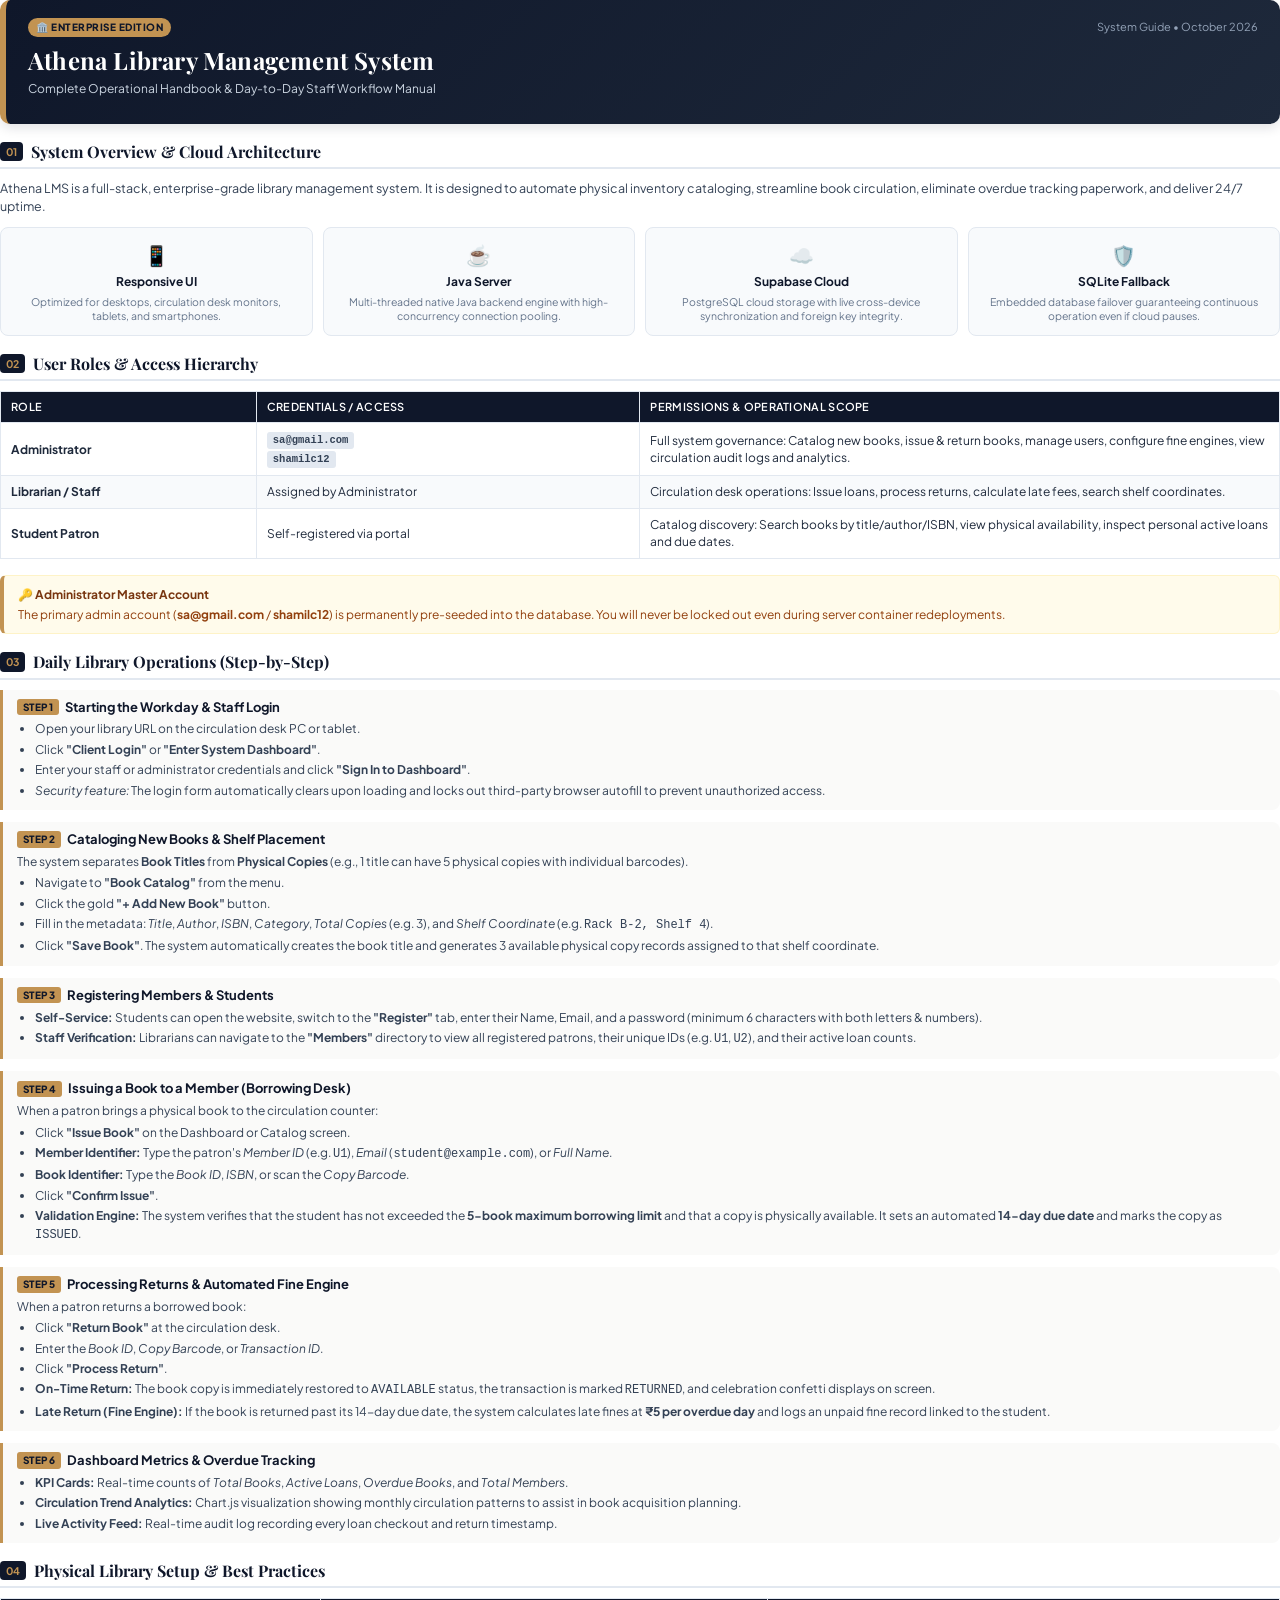
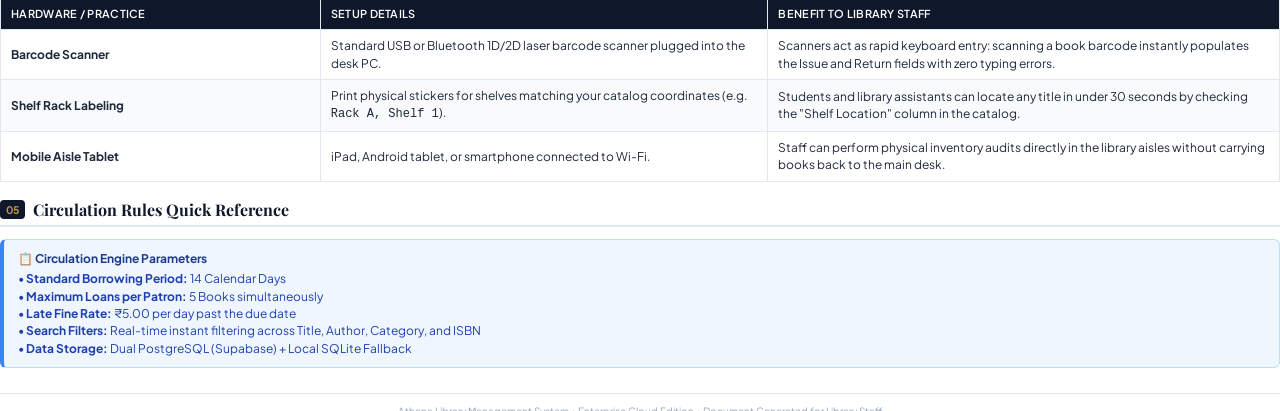
<file: Athena_LMS_Library_Guide.html>
<!DOCTYPE html>
<html lang="en">
<head>
    <meta charset="UTF-8">
    <title>Athena LMS - Official Library Operations Manual</title>
    <link href="https://fonts.googleapis.com/css2?family=Plus+Jakarta+Sans:wght@400;500;600;700;800&family=Playfair+Display:wght@700&display=swap" rel="stylesheet">
    <style>
        @page {
            size: A4;
            margin: 10mm 14mm 10mm 14mm;
        }
        * {
            box-sizing: border-box;
            margin: 0;
            padding: 0;
        }
        body {
            font-family: 'Plus Jakarta Sans', -apple-system, BlinkMacSystemFont, "Segoe UI", Roboto, sans-serif;
            color: #1e293b;
            background-color: #ffffff;
            line-height: 1.45;
            font-size: 12.5px;
        }
        
        .header {
            background: linear-gradient(135deg, #0f172a 0%, #1e293b 100%);
            color: white;
            padding: 18px 22px;
            border-radius: 10px;
            margin-bottom: 16px;
            border-left: 6px solid #c29352;
            box-shadow: 0 4px 12px rgba(15, 23, 42, 0.12);
        }
        .header-top {
            display: flex;
            justify-content: space-between;
            align-items: center;
            margin-bottom: 6px;
        }
        .badge {
            display: inline-block;
            background: #c29352;
            color: #0f172a;
            font-size: 10px;
            font-weight: 800;
            text-transform: uppercase;
            padding: 2px 8px;
            border-radius: 20px;
            letter-spacing: 0.5px;
        }
        .version {
            font-size: 11px;
            color: #94a3b8;
        }
        .header h1 {
            font-family: 'Playfair Display', serif;
            font-size: 24px;
            color: #ffffff;
            margin-bottom: 3px;
            letter-spacing: 0.2px;
        }
        .header p {
            color: #cbd5e1;
            font-size: 12px;
            font-weight: 400;
        }

        h2 {
            font-family: 'Playfair Display', serif;
            font-size: 16px;
            color: #0f172a;
            border-bottom: 2px solid #e2e8f0;
            padding-bottom: 4px;
            margin-top: 16px;
            margin-bottom: 10px;
            display: flex;
            align-items: center;
            gap: 8px;
        }
        h2 .section-num {
            background: #0f172a;
            color: #c29352;
            font-family: 'Plus Jakarta Sans', sans-serif;
            font-size: 10.5px;
            font-weight: 700;
            padding: 2px 6px;
            border-radius: 4px;
        }

        h3 {
            font-size: 13.5px;
            color: #0f172a;
            margin-top: 10px;
            margin-bottom: 5px;
            font-weight: 700;
        }

        p {
            margin-bottom: 8px;
            color: #334155;
        }

        .architecture-grid {
            display: grid;
            grid-template-columns: repeat(4, 1fr);
            gap: 10px;
            margin: 12px 0 16px 0;
        }
        .arch-card {
            background: #f8fafc;
            border: 1px solid #e2e8f0;
            border-radius: 8px;
            padding: 12px;
            text-align: center;
        }
        .arch-icon {
            font-size: 20px;
            margin-bottom: 4px;
        }
        .arch-title {
            font-weight: 700;
            font-size: 12px;
            color: #0f172a;
            margin-bottom: 4px;
        }
        .arch-desc {
            font-size: 10.5px;
            color: #64748b;
            line-height: 1.35;
        }

        table {
            width: 100%;
            border-collapse: collapse;
            margin: 10px 0 16px 0;
            font-size: 12px;
        }
        th, td {
            padding: 7px 10px;
            text-align: left;
            border: 1px solid #e2e8f0;
        }
        th {
            background-color: #0f172a;
            color: #ffffff;
            font-weight: 600;
            font-size: 11px;
            text-transform: uppercase;
            letter-spacing: 0.3px;
        }
        tr:nth-child(even) {
            background-color: #f8fafc;
        }

        .step-container {
            margin-bottom: 12px;
            border-left: 3px solid #c29352;
            padding: 8px 14px;
            background: #fafaf9;
            border-radius: 0 8px 8px 0;
            page-break-inside: avoid;
        }
        .step-title {
            font-weight: 700;
            font-size: 13px;
            color: #0f172a;
            display: flex;
            align-items: center;
            gap: 6px;
            margin-bottom: 4px;
        }
        .step-badge {
            background: #c29352;
            color: #0f172a;
            font-size: 10px;
            font-weight: 800;
            padding: 1px 6px;
            border-radius: 3px;
        }
        .step-body {
            font-size: 12px;
            color: #334155;
        }
        .step-body ul {
            margin-left: 18px;
            margin-top: 4px;
        }
        .step-body li {
            margin-bottom: 3px;
        }

        .callout {
            background: #eff6ff;
            border: 1px solid #bfdbfe;
            border-left: 4px solid #3b82f6;
            padding: 10px 14px;
            border-radius: 6px;
            margin: 12px 0;
            font-size: 12px;
            page-break-inside: avoid;
        }
        .callout-title {
            font-weight: 700;
            color: #1e3a8a;
            margin-bottom: 3px;
            display: flex;
            align-items: center;
            gap: 6px;
        }
        .callout-body {
            color: #1e40af;
        }

        .gold-callout {
            background: #fffbeb;
            border: 1px solid #fef3c7;
            border-left: 4px solid #c29352;
            padding: 10px 14px;
            border-radius: 6px;
            margin: 12px 0;
            font-size: 12px;
            page-break-inside: avoid;
        }
        .gold-callout-title {
            font-weight: 700;
            color: #78350f;
            margin-bottom: 3px;
            display: flex;
            align-items: center;
            gap: 6px;
        }
        .gold-callout-body {
            color: #92400e;
        }

        .footer {
            margin-top: 25px;
            border-top: 1px solid #e2e8f0;
            padding-top: 10px;
            text-align: center;
            font-size: 10px;
            color: #94a3b8;
            page-break-inside: avoid;
        }

        .tag {
            display: inline-block;
            background: #e2e8f0;
            color: #334155;
            padding: 1px 6px;
            border-radius: 3px;
            font-weight: 600;
            font-size: 10.5px;
            font-family: monospace;
        }

        .page-break {
            page-break-before: always;
        }
    </style>
</head>
<body>

    <!-- COVER / HEADER -->
    <div class="header">
        <div class="header-top">
            <span class="badge">🏛️ Enterprise Edition</span>
            <span class="version">System Guide • October 2026</span>
        </div>
        <h1>Athena Library Management System</h1>
        <p>Complete Operational Handbook & Day-to-Day Staff Workflow Manual</p>
    </div>

    <!-- 1. SYSTEM OVERVIEW -->
    <h2><span class="section-num">01</span> System Overview & Cloud Architecture</h2>
    <p>Athena LMS is a full-stack, enterprise-grade library management system. It is designed to automate physical inventory cataloging, streamline book circulation, eliminate overdue tracking paperwork, and deliver 24/7 uptime.</p>
    
    <div class="architecture-grid">
        <div class="arch-card">
            <div class="arch-icon">📱</div>
            <div class="arch-title">Responsive UI</div>
            <div class="arch-desc">Optimized for desktops, circulation desk monitors, tablets, and smartphones.</div>
        </div>
        <div class="arch-card">
            <div class="arch-icon">☕</div>
            <div class="arch-title">Java Server</div>
            <div class="arch-desc">Multi-threaded native Java backend engine with high-concurrency connection pooling.</div>
        </div>
        <div class="arch-card">
            <div class="arch-icon">☁️</div>
            <div class="arch-title">Supabase Cloud</div>
            <div class="arch-desc">PostgreSQL cloud storage with live cross-device synchronization and foreign key integrity.</div>
        </div>
        <div class="arch-card">
            <div class="arch-icon">🛡️</div>
            <div class="arch-title">SQLite Fallback</div>
            <div class="arch-desc">Embedded database failover guaranteeing continuous operation even if cloud pauses.</div>
        </div>
    </div>

    <!-- 2. USER ROLES -->
    <h2><span class="section-num">02</span> User Roles & Access Hierarchy</h2>
    <table>
        <thead>
            <tr>
                <th style="width: 20%;">Role</th>
                <th style="width: 30%;">Credentials / Access</th>
                <th style="width: 50%;">Permissions & Operational Scope</th>
            </tr>
        </thead>
        <tbody>
            <tr>
                <td><strong>Administrator</strong></td>
                <td><span class="tag">sa@gmail.com</span><br><span class="tag">shamilc12</span></td>
                <td>Full system governance: Catalog new books, issue & return books, manage users, configure fine engines, view circulation audit logs and analytics.</td>
            </tr>
            <tr>
                <td><strong>Librarian / Staff</strong></td>
                <td>Assigned by Administrator</td>
                <td>Circulation desk operations: Issue loans, process returns, calculate late fees, search shelf coordinates.</td>
            </tr>
            <tr>
                <td><strong>Student Patron</strong></td>
                <td>Self-registered via portal</td>
                <td>Catalog discovery: Search books by title/author/ISBN, view physical availability, inspect personal active loans and due dates.</td>
            </tr>
        </tbody>
    </table>

    <div class="gold-callout">
        <div class="gold-callout-title">🔑 Administrator Master Account</div>
        <div class="gold-callout-body">The primary admin account (<strong>sa@gmail.com</strong> / <strong>shamilc12</strong>) is permanently pre-seeded into the database. You will never be locked out even during server container redeployments.</div>
    </div>

    <!-- 3. DAILY LIBRARY WORKFLOW -->
    <h2><span class="section-num">03</span> Daily Library Operations (Step-by-Step)</h2>

    <div class="step-container">
        <div class="step-title"><span class="step-badge">STEP 1</span> Starting the Workday & Staff Login</div>
        <div class="step-body">
            <ul>
                <li>Open your library URL on the circulation desk PC or tablet.</li>
                <li>Click <strong>"Client Login"</strong> or <strong>"Enter System Dashboard"</strong>.</li>
                <li>Enter your staff or administrator credentials and click <strong>"Sign In to Dashboard"</strong>.</li>
                <li><em>Security feature:</em> The login form automatically clears upon loading and locks out third-party browser autofill to prevent unauthorized access.</li>
            </ul>
        </div>
    </div>

    <div class="step-container">
        <div class="step-title"><span class="step-badge">STEP 2</span> Cataloging New Books & Shelf Placement</div>
        <div class="step-body">
            The system separates <strong>Book Titles</strong> from <strong>Physical Copies</strong> (e.g., 1 title can have 5 physical copies with individual barcodes).
            <ul>
                <li>Navigate to <strong>"Book Catalog"</strong> from the menu.</li>
                <li>Click the gold <strong>"+ Add New Book"</strong> button.</li>
                <li>Fill in the metadata: <em>Title</em>, <em>Author</em>, <em>ISBN</em>, <em>Category</em>, <em>Total Copies</em> (e.g. 3), and <em>Shelf Coordinate</em> (e.g. <code>Rack B-2, Shelf 4</code>).</li>
                <li>Click <strong>"Save Book"</strong>. The system automatically creates the book title and generates 3 available physical copy records assigned to that shelf coordinate.</li>
            </ul>
        </div>
    </div>

    <div class="step-container">
        <div class="step-title"><span class="step-badge">STEP 3</span> Registering Members & Students</div>
        <div class="step-body">
            <ul>
                <li><strong>Self-Service:</strong> Students can open the website, switch to the <strong>"Register"</strong> tab, enter their Name, Email, and a password (minimum 6 characters with both letters & numbers).</li>
                <li><strong>Staff Verification:</strong> Librarians can navigate to the <strong>"Members"</strong> directory to view all registered patrons, their unique IDs (e.g. <code>U1</code>, <code>U2</code>), and their active loan counts.</li>
            </ul>
        </div>
    </div>

    <div class="step-container">
        <div class="step-title"><span class="step-badge">STEP 4</span> Issuing a Book to a Member (Borrowing Desk)</div>
        <div class="step-body">
            When a patron brings a physical book to the circulation counter:
            <ul>
                <li>Click <strong>"Issue Book"</strong> on the Dashboard or Catalog screen.</li>
                <li><strong>Member Identifier:</strong> Type the patron's <em>Member ID</em> (e.g. <code>U1</code>), <em>Email</em> (<code>student@example.com</code>), or <em>Full Name</em>.</li>
                <li><strong>Book Identifier:</strong> Type the <em>Book ID</em>, <em>ISBN</em>, or scan the <em>Copy Barcode</em>.</li>
                <li>Click <strong>"Confirm Issue"</strong>.</li>
                <li><strong>Validation Engine:</strong> The system verifies that the student has not exceeded the <strong>5-book maximum borrowing limit</strong> and that a copy is physically available. It sets an automated <strong>14-day due date</strong> and marks the copy as <code>ISSUED</code>.</li>
            </ul>
        </div>
    </div>

    <div class="step-container">
        <div class="step-title"><span class="step-badge">STEP 5</span> Processing Returns & Automated Fine Engine</div>
        <div class="step-body">
            When a patron returns a borrowed book:
            <ul>
                <li>Click <strong>"Return Book"</strong> at the circulation desk.</li>
                <li>Enter the <em>Book ID</em>, <em>Copy Barcode</em>, or <em>Transaction ID</em>.</li>
                <li>Click <strong>"Process Return"</strong>.</li>
                <li><strong>On-Time Return:</strong> The book copy is immediately restored to <code>AVAILABLE</code> status, the transaction is marked <code>RETURNED</code>, and celebration confetti displays on screen.</li>
                <li><strong>Late Return (Fine Engine):</strong> If the book is returned past its 14-day due date, the system calculates late fines at <strong>₹5 per overdue day</strong> and logs an unpaid fine record linked to the student.</li>
            </ul>
        </div>
    </div>

    <div class="step-container">
        <div class="step-title"><span class="step-badge">STEP 6</span> Dashboard Metrics & Overdue Tracking</div>
        <div class="step-body">
            <ul>
                <li><strong>KPI Cards:</strong> Real-time counts of <em>Total Books</em>, <em>Active Loans</em>, <em>Overdue Books</em>, and <em>Total Members</em>.</li>
                <li><strong>Circulation Trend Analytics:</strong> Chart.js visualization showing monthly circulation patterns to assist in book acquisition planning.</li>
                <li><strong>Live Activity Feed:</strong> Real-time audit log recording every loan checkout and return timestamp.</li>
            </ul>
        </div>
    </div>

    <!-- 4. HARDWARE & BEST PRACTICES -->
    <h2><span class="section-num">04</span> Physical Library Setup & Best Practices</h2>
    <table>
        <thead>
            <tr>
                <th style="width: 25%;">Hardware / Practice</th>
                <th style="width: 35%;">Setup Details</th>
                <th style="width: 40%;">Benefit to Library Staff</th>
            </tr>
        </thead>
        <tbody>
            <tr>
                <td><strong>Barcode Scanner</strong></td>
                <td>Standard USB or Bluetooth 1D/2D laser barcode scanner plugged into the desk PC.</td>
                <td>Scanners act as rapid keyboard entry: scanning a book barcode instantly populates the Issue and Return fields with zero typing errors.</td>
            </tr>
            <tr>
                <td><strong>Shelf Rack Labeling</strong></td>
                <td>Print physical stickers for shelves matching your catalog coordinates (e.g. <code>Rack A, Shelf 1</code>).</td>
                <td>Students and library assistants can locate any title in under 30 seconds by checking the "Shelf Location" column in the catalog.</td>
            </tr>
            <tr>
                <td><strong>Mobile Aisle Tablet</strong></td>
                <td>iPad, Android tablet, or smartphone connected to Wi-Fi.</td>
                <td>Staff can perform physical inventory audits directly in the library aisles without carrying books back to the main desk.</td>
            </tr>
        </tbody>
    </table>

    <!-- 5. QUICK REFERENCE -->
    <h2><span class="section-num">05</span> Circulation Rules Quick Reference</h2>
    <div class="callout">
        <div class="callout-title">📋 Circulation Engine Parameters</div>
        <div class="callout-body">
            • <strong>Standard Borrowing Period:</strong> 14 Calendar Days<br>
            • <strong>Maximum Loans per Patron:</strong> 5 Books simultaneously<br>
            • <strong>Late Fine Rate:</strong> ₹5.00 per day past the due date<br>
            • <strong>Search Filters:</strong> Real-time instant filtering across Title, Author, Category, and ISBN<br>
            • <strong>Data Storage:</strong> Dual PostgreSQL (Supabase) + Local SQLite Fallback
        </div>
    </div>

    <div class="footer">
        Athena Library Management System • Enterprise Cloud Edition • Document Generated for Library Staff
    </div>

</body>
</html>
</file>
